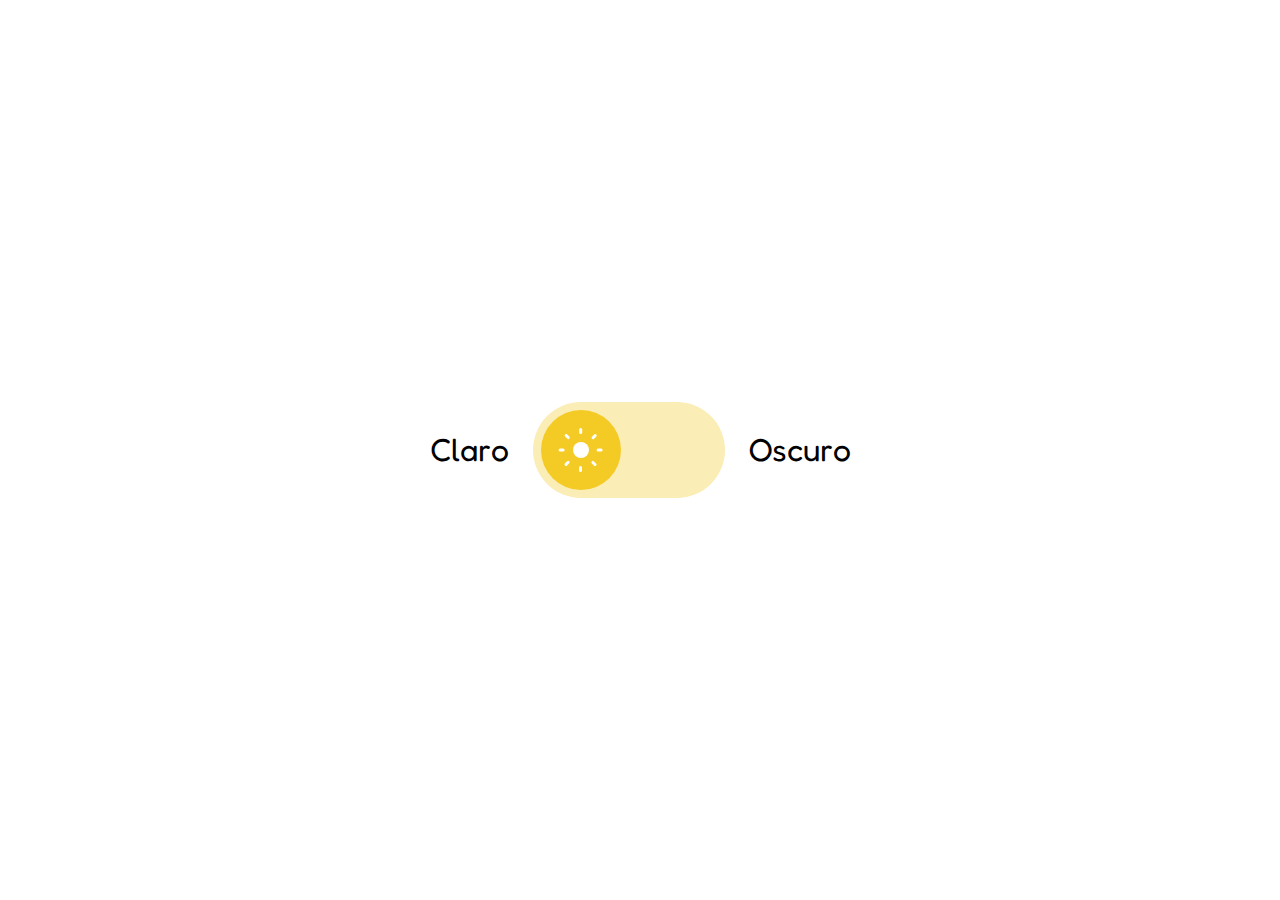
<file: BackgroundLightDark/index.html>
<!DOCTYPE html>
<!--[if lt IE 7]>      <html class="no-js lt-ie9 lt-ie8 lt-ie7"> <![endif]-->
<!--[if IE 7]>         <html class="no-js lt-ie9 lt-ie8"> <![endif]-->
<!--[if IE 8]>         <html class="no-js lt-ie9"> <![endif]-->
<!--[if gt IE 8]>      <html class="no-js"> <!--<![endif]-->
<html>
    <head>
        <meta charset="utf-8">
        <meta http-equiv="X-UA-Compatible" content="IE=edge">
        <title>Modo Claro / Oscuro</title>
        <meta name="description" content="">
        <meta name="viewport" content="width=device-width, initial-scale=1">
        <link rel="stylesheet" href="css/LightDarkStyles.css">
    </head>
    <body>

        <label for="theme" class="theme">
            <span>Claro</span>
            <span class="theme__toggle-wrap">
                <input type="checkbox" id="theme" class="theme__toggle" role="switch" name="theme" value="dark">

                <span class="theme__fill"></span>

                <span class="theme__icon">
                    <span class="theme__icon-part"></span>
                    <span class="theme__icon-part"></span>
                    <span class="theme__icon-part"></span>
                    <span class="theme__icon-part"></span>
                    <span class="theme__icon-part"></span>
                    <span class="theme__icon-part"></span>
                    <span class="theme__icon-part"></span>
                    <span class="theme__icon-part"></span>
                    <span class="theme__icon-part"></span>
                </span>
            </span>

            <span>Oscuro</span>
        </label>
        <script src="" async defer></script>
    </body>
</html>
</file>
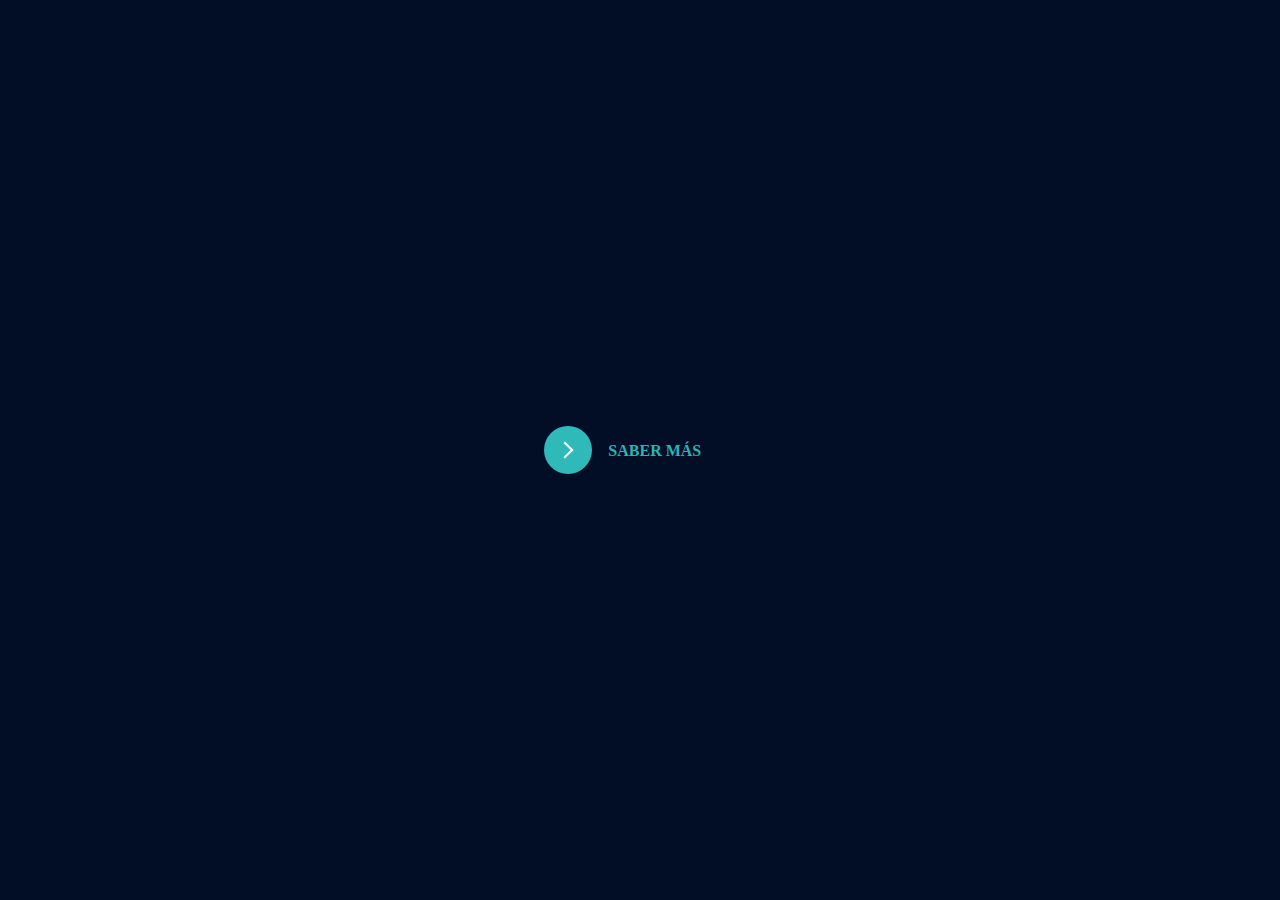
<file: ButtonHover/index.html>
<!DOCTYPE html>
<!--[if lt IE 7]>      <html class="no-js lt-ie9 lt-ie8 lt-ie7"> <![endif]-->
<!--[if IE 7]>         <html class="no-js lt-ie9 lt-ie8"> <![endif]-->
<!--[if IE 8]>         <html class="no-js lt-ie9"> <![endif]-->
<!--[if gt IE 8]>      <html class="no-js"> <!--<![endif]-->
<html>
    <head>
        <meta charset="utf-8">
        <meta http-equiv="X-UA-Compatible" content="IE=edge">
        <title>Botón Hover</title>
        <meta name="description" content="">
        <meta name="viewport" content="width=device-width, initial-scale=1">
        <link rel="stylesheet" href="css/ButtonHoverStyles.css">
    </head>
    <body>
        <!--[if lt IE 7]>
            <p class="browsehappy">You are using an <strong>outdated</strong> browser. Please <a href="#">upgrade your browser</a> to improve your experience.</p>
        <![endif]-->
        <button class="Btn__hover">
            <span class="circulo" aria-hidden="true">
                <span class="icon arrow"></span>
            </span>

            <span class="Btn__text">Saber más</span>
        </button>
        <script src="" async defer></script>
    </body>
</html>
</file>
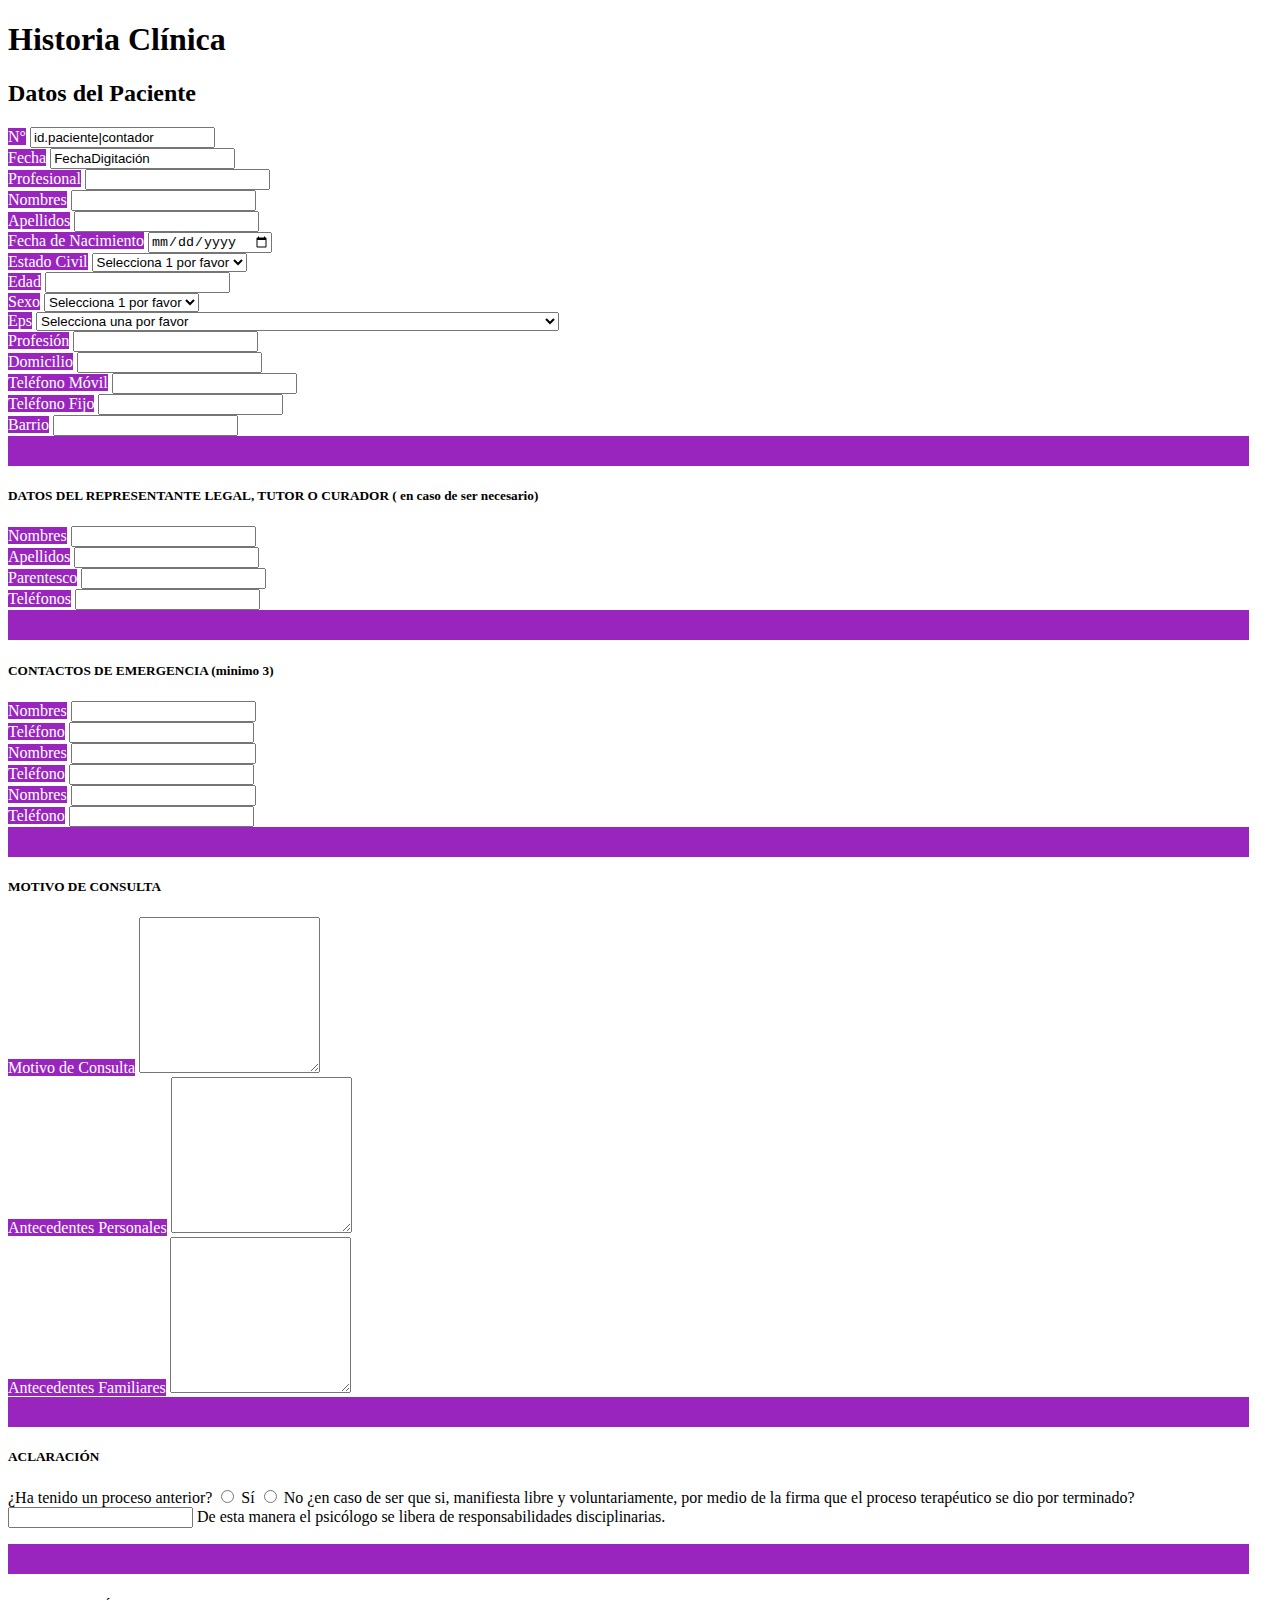
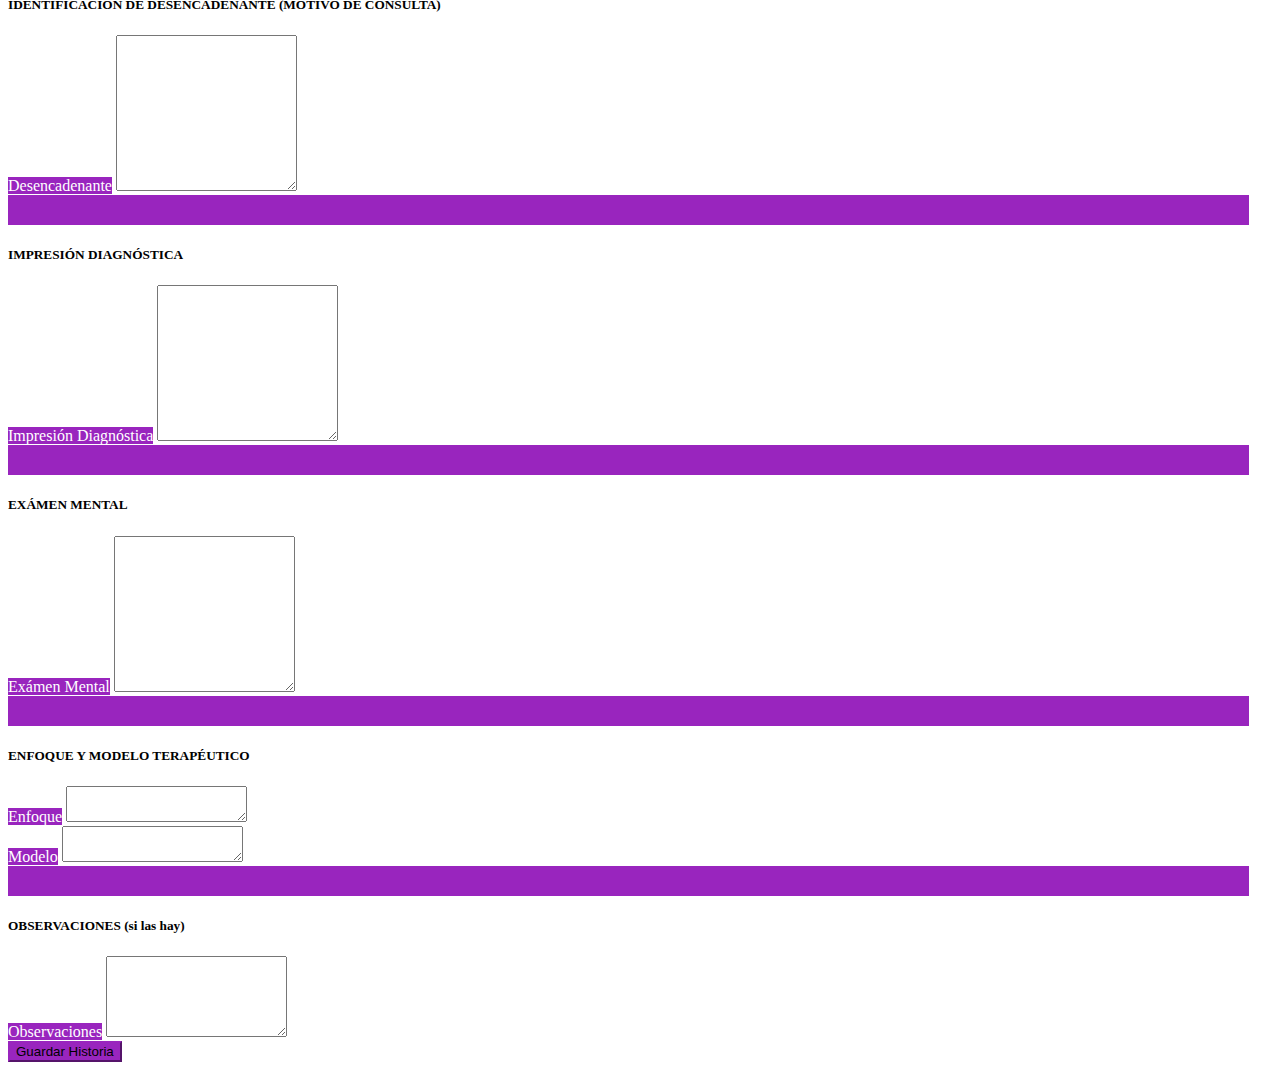
<file: FormatoHistoria/index.html>
<!DOCTYPE html>
<!--[if lt IE 7]>      <html class="no-js lt-ie9 lt-ie8 lt-ie7"> <![endif]-->
<!--[if IE 7]>         <html class="no-js lt-ie9 lt-ie8"> <![endif]-->
<!--[if IE 8]>         <html class="no-js lt-ie9"> <![endif]-->
<!--[if gt IE 8]>      <html class="no-js"> <!--<![endif]-->
<html>
    <head>
        <meta charset="utf-8">
        <meta http-equiv="X-UA-Compatible" content="IE=edge">
        <title></title>
        <meta name="description" content="">
        <meta name="viewport" content="width=device-width, initial-scale=1">

        <link rel="stylesheet" href="css/styles.css">

        <!--Bootstrap 5-->
        <link href="https://cdn.jsdelivr.net/npm/bootstrap@5.0.2/dist/css/bootstrap.min.css" rel="stylesheet"
            integrity="sha384-EVSTQN3/azprG1Anm3QDgpJLIm9Nao0Yz1ztcQTwFspd3yD65VohhpuuCOmLASjC" crossorigin="anonymous">
    </head>
    <body>
        
        <div class="text-center">
            <h1 class="text-uppercase">Historia Clínica</h1>
            <h2 class="text-uppercase fw-bold">Datos del Paciente</h2>
        </div>

        <form name="historiaClinica" id="historiaClinica" method="post">
            <div class="container">
                <div class="row shadow p-3 mb-3 bg-body rounded">
                    <div class="row">
                        <div class="col-sm-3 col-4">
                            <div class="input-group input-group-sm mb3">
                                <span class="input-group-text" id="inputGroup-sizing-sm">N°</span>
                                <input type="text" id="historiaNumero" name="historiaNumero" class="form-control" aria-label="Sizing example input" aria-describedby="inputGroup-sizing-sm" value="id.paciente|contador"></input>
                            </div>
                        </div>
    
                        <div class="w-100"></div>
    
                        <div class="col-sm-3 col-4">
                            <div class="input-group input-group-sm mb3">
                                <span class="input-group-text" id="inputGroup-sizing-sm">Fecha</span>
                                <input type="text" id="historiaFecha" name="historiaFecha" class="form-control " aria-label="Sizing example input" aria-describedby="inputGroup-sizing-sm" value="FechaDigitación"></input>
                            </div>
                        </div>

                        <div class="w-100"></div>

                        <div class="col-sm-3 col-4">
                            <div class="input-group input-group-sm mb3">
                                <span class="input-group-text" id="inputGroup-sizing-sm">Profesional</span>
                                <input type="text" id="historiaProfesional" name="historiaProfesional" class="form-control " aria-label="Sizing example input" aria-describedby="inputGroup-sizing-sm">
                            </div>
                        </div>
                </div>
    
    
                <div class="row mt-2">
                    <div class="col">
                        <div class="input-group input-group-sm mb3">
                            <span class="input-group-text" id="inputGroup-sizing-sm">Nombres</span>
                            <input type="text" id="pacienteNombre" name="pacienteNombre" class="form-control " aria-label="Sizing example input" aria-describedby="inputGroup-sizing-sm">
                        </div>
                    </div>
    
                    <div class="col">
                        <div class="input-group input-group-sm mb3">
                            <span class="input-group-text" id="inputGroup-sizing-sm">Apellidos</span>
                            <input type="text" id="pacienteApellido" name="pacienteApellido" class="form-control " aria-label="Sizing example input" aria-describedby="inputGroup-sizing-sm">
                        </div>
                    </div>
                </div>
    
    
                <div class="row mt-2">
                    <div class="col">
                        <div class="input-group input-group-sm mb3">
                            <span class="input-group-text" id="inputGroup-sizing-sm">Fecha de Nacimiento</span>
                            <input type="date" id="pacienteDob" name="pacienteDob" class="form-control " aria-label="Sizing example input" aria-describedby="inputGroup-sizing-sm">
                        </div>
                    </div>
    
                    <div class="col">
                        <div class="input-group input-group-sm mb3">
                            <span class="input-group-text" id="inputGroup-sizing-sm">Estado Civil</span>
                            <select class="form-select" id="pacienteEstado" name="pacienteEstado" aria-label="Default select example">
                                <option selected>Selecciona 1 por favor</option>
                                <option value="Solter@">Solter@</option>
                                <option value="Casad@">Casad@</option>
                                <option value="Divorciad@">Divorciad@</option>
                                <option value="Viud@">Viud@</option>
                                <option value="Prefiere no decirlo">Prefiere no decirlo</option>
                              </select>
                        </div>
                    </div>
    
                    <div class="col">
                        <div class="input-group input-group-sm mb3">
                            <span class="input-group-text" id="inputGroup-sizing-sm">Edad</span>
                            <input type="text" id="pacienteEdad" name="pacienteEdad" class="form-control " aria-label="Sizing example input" aria-describedby="inputGroup-sizing-sm">
                        </div>
                    </div>
                    
                    <div class="col">
                        <div class="input-group input-group-sm mb3">
                            <span class="input-group-text" id="inputGroup-sizing-sm">Sexo</span>
                            <select class="form-select" id="pacienteSexo" name="pacienteSexo" aria-label="Default select example">
                                <option selected>Selecciona 1 por favor</option>
                                <option value="Másculino">Másculino</option>
                                <option value="Femenino">Femenino</option>
                                <option value="LGTB+">LGTB+</option>
                                <option value="Prefiere no decirlo">Prefiere no decirlo</option>
                              </select>
                        </div>
                    </div>
                </div>
    
                <div class="row mt-2">
                    <div class="col">
                        <div class="input-group input-group-sm mb3">
                            <span class="input-group-text" id="inputGroup-sizing-sm">Eps</span>
                            <select class="form-select" name="pacienteEps" id="pacienteEps" aria-label="Default select example">
                                <option selected>Selecciona 1 por favor</option>
                              </select>
                        </div>
                    </div>
    
                    <div class="col">
                        <div class="input-group input-group-sm mb3">
                            <span class="input-group-text" id="inputGroup-sizing-sm">Profesión</span>
                            <input type="text" id="pacienteProfesion" name="pacienteProfesion" class="form-control " aria-label="Sizing example input" aria-describedby="inputGroup-sizing-sm">
                        </div>
                    </div>
    
                    <div class="col">
                        <div class="input-group input-group-sm mb3">
                            <span class="input-group-text" id="inputGroup-sizing-sm">Domicilio</span>
                            <input type="text" id="pacienteDomicilio" name="pacienteDomicilio" class="form-control " aria-label="Sizing example input" aria-describedby="inputGroup-sizing-sm">
                        </div>
                    </div>
                </div>
    
                <div class="row mt-2">
                    <div class="col">
                        <div class="input-group input-group-sm mb3">
                            <span class="input-group-text" id="inputGroup-sizing-sm">Teléfono Móvil</span>
                            <input type="text" id="pacienteTelmovil" name="pacienteTelmovil" class="form-control " aria-label="Sizing example input" aria-describedby="inputGroup-sizing-sm">
                        </div>
                    </div>
    
                    <div class="col">
                        <div class="input-group input-group-sm mb3">
                            <span class="input-group-text" id="inputGroup-sizing-sm">Teléfono Fijo</span>
                            <input type="text" id="pacienteTelfijo" name="pacienteTelfijo" class="form-control " aria-label="Sizing example input" aria-describedby="inputGroup-sizing-sm">
                        </div>
                    </div>
    
                    <div class="col">
                        <div class="input-group input-group-sm mb3">
                            <span class="input-group-text" id="inputGroup-sizing-sm">Barrio</span>
                            <input type="text" id="pacienteBarrio" name="pacienteBarrio" class="form-control " aria-label="Sizing example input" aria-describedby="inputGroup-sizing-sm">
                        </div>
                    </div>
                </div>
                </div>
                <!--.row Sección 1-->

                <div class="separator mt-3 shadow p-3 mb-3 rounded"></div>

                <div class="row shadow p-3 mb-3 bg-body rounded">
                    <div class="row">
                        <div class="col text-center">
                            <h5>DATOS DEL REPRESENTANTE LEGAL, TUTOR O CURADOR ( en caso de ser necesario)</h5>
                        </div>
                    </div>

                    <div class="row">
                        <div class="col">
                            <div class="input-group input-group-sm mb3">
                                <span class="input-group-text" id="inputGroup-sizing-sm">Nombres</span>
                                <input type="text" id="tutorNombre" name="tutorNombre" class="form-control " aria-label="Sizing example input" aria-describedby="inputGroup-sizing-sm">
                            </div>
                        </div>

                        <div class="col">
                            <div class="input-group input-group-sm mb3">
                                <span class="input-group-text" id="inputGroup-sizing-sm">Apellidos</span>
                                <input type="text" id="tutorApellido" name="tutorApellido" class="form-control " aria-label="Sizing example input" aria-describedby="inputGroup-sizing-sm">
                            </div>
                        </div>
                    </div>

                    <div class="row mt-2">
                        <div class="col">
                            <div class="input-group input-group-sm mb3">
                                <span class="input-group-text" id="inputGroup-sizing-sm">Parentesco</span>
                                <input type="text" id="tutorParentesco" name="tutorParentesco" class="form-control " aria-label="Sizing example input" aria-describedby="inputGroup-sizing-sm">
                            </div>
                        </div>

                    <div class="col">
                        <div class="input-group input-group-sm mb3">
                            <span class="input-group-text" id="inputGroup-sizing-sm">Teléfonos</span>
                            <input type="text" id="tutorTelefono" name="tutorTelefono" class="form-control " aria-label="Sizing example input" aria-describedby="inputGroup-sizing-sm">
                        </div>
                    </div>
                    </div>
                </div>

                <div class="separator mt-3 shadow p-3 mb-3 rounded"></div>

                <div class="row shadow p-3 mb-3 bg-body rounded">
                    <div class="row">
                        <div class="col text-center">
                            <h5>CONTACTOS DE EMERGENCIA (minimo 3)</h5>
                        </div>
                    </div>

                    <div class="row">
                        <div class="col">
                            <div class="input-group input-group-sm mb3">
                                <span class="input-group-text" id="inputGroup-sizing-sm">Nombres</span>
                                <input type="text" id="emergenciaNombre1" name="emergenciaNombre1" class="form-control " aria-label="Sizing example input" aria-describedby="inputGroup-sizing-sm">
                            </div>
                        </div>

                        <div class="col">
                            <div class="input-group input-group-sm mb3">
                                <span class="input-group-text" id="inputGroup-sizing-sm">Teléfono</span>
                                <input type="text" id="emergenciaTelefono1" name="emergenciaTelefono1" class="form-control " aria-label="Sizing example input" aria-describedby="inputGroup-sizing-sm">
                            </div>
                        </div>
                    </div>

                    <div class="row mt-2">
                        <div class="col">
                            <div class="input-group input-group-sm mb3">
                                <span class="input-group-text" id="inputGroup-sizing-sm">Nombres</span>
                                <input type="text" id="emergenciaNombre2" name="emergenciaNombre2" class="form-control " aria-label="Sizing example input" aria-describedby="inputGroup-sizing-sm">
                            </div>
                        </div>

                        <div class="col">
                            <div class="input-group input-group-sm mb3">
                                <span class="input-group-text" id="inputGroup-sizing-sm">Teléfono</span>
                                <input type="text" id="emergenciaTelefono2" name="emergenciaTelefono2" class="form-control " aria-label="Sizing example input" aria-describedby="inputGroup-sizing-sm">
                            </div>
                        </div>
                    </div>

                    <div class="row mt-2">
                        <div class="col">
                            <div class="input-group input-group-sm mb3">
                                <span class="input-group-text" id="inputGroup-sizing-sm">Nombres</span>
                                <input type="text" id="emergenciaNombre3" name="emergenciaNombre3" class="form-control " aria-label="Sizing example input" aria-describedby="inputGroup-sizing-sm">
                            </div>
                        </div>

                        <div class="col">
                            <div class="input-group input-group-sm mb3">
                                <span class="input-group-text" id="inputGroup-sizing-sm">Teléfono</span>
                                <input type="text" id="emergenciaTelefono3" name="emergenciaTelefono3" class="form-control " aria-label="Sizing example input" aria-describedby="inputGroup-sizing-sm">
                            </div>
                        </div>
                    </div>
                </div>

                <div class="separator mt-3 shadow p-3 mb-3 rounded"></div>

                <div class="row shadow p-3 mb-3 bg-body rounded">
                    <div class="row">
                        <div class="col text-center">
                            <h5>MOTIVO DE CONSULTA</h5>
                        </div>
                    </div>

                    <div class="row">
                        <div class="input-group">
                            <span class="input-group-text">Motivo de Consulta</span>
                            <textarea class="form-control" id="motivoConsulta" name="motivoConsulta" aria-label="With textarea" rows="10"></textarea>
                          </div>
                    </div>

                    <div class="row mt-4">
                        <div class="col">
                            <div class="input-group">
                                <span class="input-group-text">Antecedentes Personales</span>
                                <textarea class="form-control" id="antecedentesPersonales" name="antecedentesPersonales" aria-label="With textarea" rows="10"></textarea>
                              </div>
                        </div>

                        <div class="col">
                            <div class="input-group">
                                <span class="input-group-text">Antecedentes Familiares</span>
                                <textarea class="form-control" id="antecedentesFamiliares" name="antecedentesFamiliares" aria-label="With textarea" rows="10"></textarea>
                              </div>
                        </div>
                    </div>
                </div>

                <div class="separator mt-3 shadow p-3 mb-3 rounded"></div>

                <div class="row shadow p-3 mb-3 bg-body rounded">
                    <div class="row">
                        <div class="col text-center">
                            <h5>ACLARACIÓN</h5>
                        </div>
                    </div>

                    <div class="row">
                        <p>¿Ha tenido un proceso anterior? <input class="form-check-input" id="aclaracionSi" name="aclaracionSi"  type="radio" name="flexRadioDefault"
                                id="flexRadioDefault1" value="Si">
                            <label class="form-check-label" for="flexRadioDefault1">
                                Sí
                            </label> <input class="form-check-input" id="aclaracionNo" name="aclaracionNo" type="radio" name="flexRadioDefault" id="flexRadioDefault1">
                            <label class="form-check-label" for="flexRadioDefault1" value="No">
                                No
                            </label> ¿en caso de ser que si, manifiesta libre y
                            voluntariamente, por medio de la firma que el proceso terapéutico se dio por terminado? <input type="text"
                                class="form-control " aria-label="Sizing example input" aria-describedby="inputGroup-sizing-sm"> De esta
                            manera el psicólogo se libera de responsabilidades disciplinarias.
                        </p>
                    </div>

                </div>

                <div class="separator mt-3 shadow p-3 mb-3 rounded"></div>

                <div class="row shadow p-3 mb-3 bg-body rounded">
                    <div class="row">
                        <div class="col text-center">
                            <h5>IDENTIFICACIÓN DE DESENCADENANTE (MOTIVO DE CONSULTA)</h5>
                        </div>
                    </div>

                    <div class="row">
                        <div class="input-group">
                            <span class="input-group-text">Desencadenante</span>
                            <textarea class="form-control" id="desencadenante" name="desencadenante" aria-label="With textarea" rows="10"></textarea>
                          </div>
                    </div>
                </div>

                <div class="separator mt-3 shadow p-3 mb-3 rounded"></div>

                <div class="row shadow p-3 mb-3 bg-body rounded">
                    <div class="row">
                        <div class="col text-center">
                            <h5>IMPRESIÓN DIAGNÓSTICA</h5>
                        </div>
                    </div>

                    <div class="row">
                        <div class="input-group">
                            <span class="input-group-text">Impresión Diagnóstica</span>
                            <textarea class="form-control" id="impresionDiagnostica" name="impresionDiagnostica" aria-label="With textarea" rows="10"></textarea>
                          </div>
                    </div>
                </div>

                <div class="separator mt-3 shadow p-3 mb-3 rounded"></div>

                <div class="row shadow p-3 mb-3 bg-body rounded">
                    <div class="row">
                        <div class="col text-center">
                            <h5>EXÁMEN MENTAL</h5>
                        </div>
                    </div>

                    <div class="row">
                        <div class="input-group">
                            <span class="input-group-text">Exámen Mental</span>
                            <textarea class="form-control" id="examenMental" name="examenMental" aria-label="With textarea" rows="10"></textarea>
                          </div>
                    </div>
                </div>

                <div class="separator mt-3 shadow p-3 mb-3 rounded"></div>

                <div class="row shadow p-3 mb-3 bg-body rounded">
                    <div class="row">
                        <div class="col text-center">
                            <h5>ENFOQUE Y MODELO TERAPÉUTICO</h5>
                        </div>
                    </div>
    
                    <div class="row">
                        <div class="col">
                            <div class="input-group">
                                <span class="input-group-text">Enfoque</span>
                                <textarea class="form-control" id="enfoque" name="enfoque" aria-label="With textarea"></textarea>
                              </div>
                        </div>
    
                        <div class="col">
                            <div class="input-group">
                                <span class="input-group-text">Modelo</span>
                                <textarea class="form-control" id="modelo" name="modelo" aria-label="With textarea"></textarea>
                              </div>
                        </div>
                    </div>
                </div>

                <div class="separator mt-3 shadow p-3 mb-3 rounded"></div>

                <div class="row shadow p-3 mb-3 bg-body rounded">
                    <div class="row">
                        <div class="col text-center">
                            <h5>OBSERVACIONES (si las hay)</h5>
                        </div>
                    </div>

                    <div class="row">
                        <div class="input-group">
                            <span class="input-group-text">Observaciones</span>
                            <textarea class="form-control" id="observaciones" name="observaciones" aria-label="With textarea" rows="5"></textarea>
                          </div>
                    </div>
                </div>

                <button type="submit" id="saveHistory" class="btn btn-primary mt-4">Guardar Historia</button>

            </div>









        </form>

        <!--Jquery-->
        <script src="https://code.jquery.com/jquery-3.6.3.min.js"
            integrity="sha256-pvPw+upLPUjgMXY0G+8O0xUf+/Im1MZjXxxgOcBQBXU=" crossorigin="anonymous"></script>

        <!--Bootstrap 5-->
        <script src="https://cdn.jsdelivr.net/npm/bootstrap@5.0.2/dist/js/bootstrap.bundle.min.js"
            integrity="sha384-MrcW6ZMFYlzcLA8Nl+NtUVF0sA7MsXsP1UyJoMp4YLEuNSfAP+JcXn/tWtIaxVXM"
            crossorigin="anonymous"></script>

        <!--Eps Json-->
        <script src="js/dataForm.js"></script>
        
    </body>
</html>
</file>
<file: BackgroundLightDark/css/LightDarkStyles.css>
@import url('https://fonts.googleapis.com/css2?family=Fredoka:wght@300&display=swap');

* {
	border: 0;
	box-sizing: border-box;
	margin: 0;
	padding: 0;
}

:root {
	--hue: 223;
	--bg: hsl(var(--hue),10%,100%);
	--fg: hsl(var(--hue),10%,0%);
	--primary: hsl(var(--hue),90%,55%);
	--primaryT: hsla(var(--hue),90%,55%,0);
	--transDur: 0.3s;
	font-size: calc(16px + (32 - 16) * (100vw - 320px) / (1280 - 320));
}

html,
body {
	background-color: var(--bg);
}

body,
input {
	font: 1em/1.5 Fredoka, sans-serif;
}

body {
	color: var(--fg);
	height: 100vh;
	display: grid;
	place-items: center;
}

.theme {
	display: flex;
	align-items: center;
	-webkit-tap-highlight-color: transparent;
}
.theme__fill,
.theme__icon {
	transition: transform var(--transDur) ease-in-out;
}

.theme__fill {
	background-color: var(--bg);
	display: block;
	mix-blend-mode: difference;
	position: fixed;
	inset: 0;
	height: 100%;
	transform: translateX(-100%);
}

.theme__icon,
.theme__toggle {
	z-index: 1;
}
.theme__icon,
.theme__icon-part {
	position: absolute;
}

.theme__icon {
	display: block;
    top: 0.75em;
    left: 0.75em;
    width: 1.5em;
    height: 1.5em;
}

.theme__icon-part {
	border-radius: 50%;
	box-shadow: 0.4em -0.4em 0 0.5em hsl(0,0%,100%) inset;
	top: calc(50% - 0.5em);
	left: calc(50% - 0.5em);
	width: 1em;
	height: 1em;
	transition:
		box-shadow var(--transDur) ease-in-out,
		opacity var(--transDur) ease-in-out,
		transform var(--transDur) ease-in-out;
	transform: scale(0.5);
}

.theme__icon-part ~ .theme__icon-part {
	background-color: hsl(0,0%,100%);
	border-radius: 0.05em;
	box-shadow: none;
	top: 50%;
	left: calc(50% - 0.05em);
	transform: rotate(0deg) translateY(0.5em);
	transform-origin: 50% 0;
	width: 0.1em;
	height: 0.2em;
}

.theme__icon-part:nth-child(3) {
	transform: rotate(45deg) translateY(0.5em);
}

.theme__icon-part:nth-child(4) {
	transform: rotate(90deg) translateY(0.5em);
}

.theme__icon-part:nth-child(5) {
	transform: rotate(135deg) translateY(0.5em);
}

.theme__icon-part:nth-child(6) {
	transform: rotate(180deg) translateY(0.5em);
}

.theme__icon-part:nth-child(7) {
	transform: rotate(225deg) translateY(0.5em);
}

.theme__icon-part:nth-child(8) {
	transform: rotate(270deg) translateY(0.5em);
}

.theme__icon-part:nth-child(9) {
	transform: rotate(315deg) translateY(0.5em);
}

.theme__label,
.theme__toggle,
.theme__toggle-wrap {
	position: relative;
}

.theme__toggle,
.theme__toggle:before {
	display: block;
}

.theme__toggle {
	background-color: hsl(48,90%,85%);
	border-radius: 25% / 50%;
	box-shadow: 0 0 0 0.125em var(--primaryT);
	padding: 0.25em;
	width: 6em;
	height: 3em;
	-webkit-appearance: none;
	appearance: none;
	transition:
		background-color var(--transDur) ease-in-out,
		box-shadow 0.15s ease-in-out,
		transform var(--transDur) ease-in-out;
}

.theme__toggle:before {
	background-color: hsl(48,90%,55%);
	border-radius: 50%;
	content: "";
	width: 2.5em;
	height: 2.5em;
	transition:
		background-color var(--transDur) ease-in-out,
		transform var(--transDur) ease-in-out;
}

.theme__toggle:focus {
	box-shadow: 0 0 0 0.125em var(--primary);
	outline: transparent;
}

.theme__toggle:checked {
	background-color: hsl(198,90%,15%);
}

.theme__toggle:checked:before,
.theme__toggle:checked ~ .theme__icon {
	transform: translateX(3em);
}

.theme__toggle:checked:before {
	background-color: hsl(198,90%,55%);
}

.theme__toggle:checked ~ .theme__fill {
	transform: translateX(0);
}

.theme__toggle:checked ~ .theme__icon .theme__icon-part:nth-child(1) {
	box-shadow: 0.2em -0.2em 0 0.2em hsl(0,0%,100%) inset;
	transform: scale(1);
}

.theme__toggle:checked ~ .theme__icon .theme__icon-part ~ .theme__icon-part {
	opacity: 0;
}

.theme__toggle:checked ~ .theme__icon .theme__icon-part:nth-child(2) {
	transform: rotate(45deg) translateY(0.8em);
}

.theme__toggle:checked ~ .theme__icon .theme__icon-part:nth-child(3) {
	transform: rotate(90deg) translateY(0.8em);
}

.theme__toggle:checked ~ .theme__icon .theme__icon-part:nth-child(4) {
	transform: rotate(135deg) translateY(0.8em);
}

.theme__toggle:checked ~ .theme__icon .theme__icon-part:nth-child(5) {
	transform: rotate(180deg) translateY(0.8em);
}

.theme__toggle:checked ~ .theme__icon .theme__icon-part:nth-child(6) {
	transform: rotate(225deg) translateY(0.8em);
}

.theme__toggle:checked ~ .theme__icon .theme__icon-part:nth-child(7) {
	transform: rotate(270deg) translateY(0.8em);
}

.theme__toggle:checked ~ .theme__icon .theme__icon-part:nth-child(8) {
	transform: rotate(315deg) translateY(0.8em);
}

.theme__toggle:checked ~ .theme__icon .theme__icon-part:nth-child(9) {
	transform: rotate(360deg) translateY(0.8em);
}

.theme__toggle-wrap {
	margin: 0 0.75em;
}

@supports selector(:focus-visible) {
	.theme__toggle:focus {
		box-shadow: 0 0 0 0.125em var(--primaryT);
	}
	.theme__toggle:focus-visible {
		box-shadow: 0 0 0 0.125em var(--primary);
	}
}
</file>
<file: ButtonHover/css/ButtonHoverStyles.css>
html,
body {
    height: 100%;
}

body {
    display: flex;
    align-items: center;
    justify-content: center;
    margin: 0;
    font-family: "Roboto";
    overflow-y: hidden;
    background-color: #020e26;
}

button {
    position: relative;
    cursor: pointer;
    outline: none;
    border: 0;
    vertical-align: middle;
    text-decoration: none;
    background: transparent;
    padding: 0;
    font-size: inherit;
    font-family: inherit;
}

button.Btn__hover {
    width: 12rem;
}

button.Btn__hover .circulo {
    transition: all 0.45s cubic-bezier(0.65, 0, 0.076, 1);
    position: relative;
    display: block;
    margin: 0;
    width: 3rem;
    height: 3rem;
    background: #30b9b9;
    border-radius: 1.625rem;
}

button.Btn__hover .circulo .icon {
    transition: all 0.45s cubic-bezier(0.65, 0, 0.076, 1);
    position: absolute;
    top: 0;
    bottom: 0;
    margin: auto;
    background: #fff;
}

button.Btn__hover .circulo .icon.arrow {
    transition: all 0.45s cubic-bezier(0.65, 0, 0.076, 1);
    left: 0.625rem;
    width: 1.125rem;
    height: 0.125rem;
    background: none;
}

button.Btn__hover .circulo .icon.arrow::before {
    position: absolute;
    content: "";
    top: -0.29rem;
    right: 0.0625rem;
    width: 0.625rem;
    height: 0.625rem;
    border-top: 0.125rem solid #fff;
    border-right: 0.125rem solid #fff;
    transform: rotate(45deg);
}

button.Btn__hover .Btn__text {
    transition: all 0.45s cubic-bezier(0.65, 0, 0.076, 1);
    position: absolute;
    top: 0;
    left: 0;
    right: 0;
    bottom: 0;
    padding: 0.75rem 0;
    margin: 0 0 0 1.85rem;
    color: #28b5b5;
    font-weight: 700;
    line-height: 1.6;
    text-align: center;
    text-transform: uppercase;
}

button:hover .circulo {
    width: 100%;
}

button:hover .circulo .icon.arrow {
    background: #ffffff;
    transform: translate(1rem, 0);
}

button:hover .Btn__text {
    color: #fff;
}
</file>
<file: FormatoHistoria/css/styles.css>
:root {
    --purple: #9925be;
}
.separator {
    width: 98.2%;
    height: 30px;
    background-color: var(--purple);
}
span.input-group-text {
    background-color: var(--purple);
    color: #FFFFFF;
}

.container button {
    background-color: var(--purple);
    border-color: var(--purple);
}

/*Media Queries*/
@media (max-width:480px) {
    .row {
        flex-direction: column;
    }
}

@media (min-width:481px) and (max-width:768px) {
    .row {
        flex-direction: column;
    }
}
</file>
